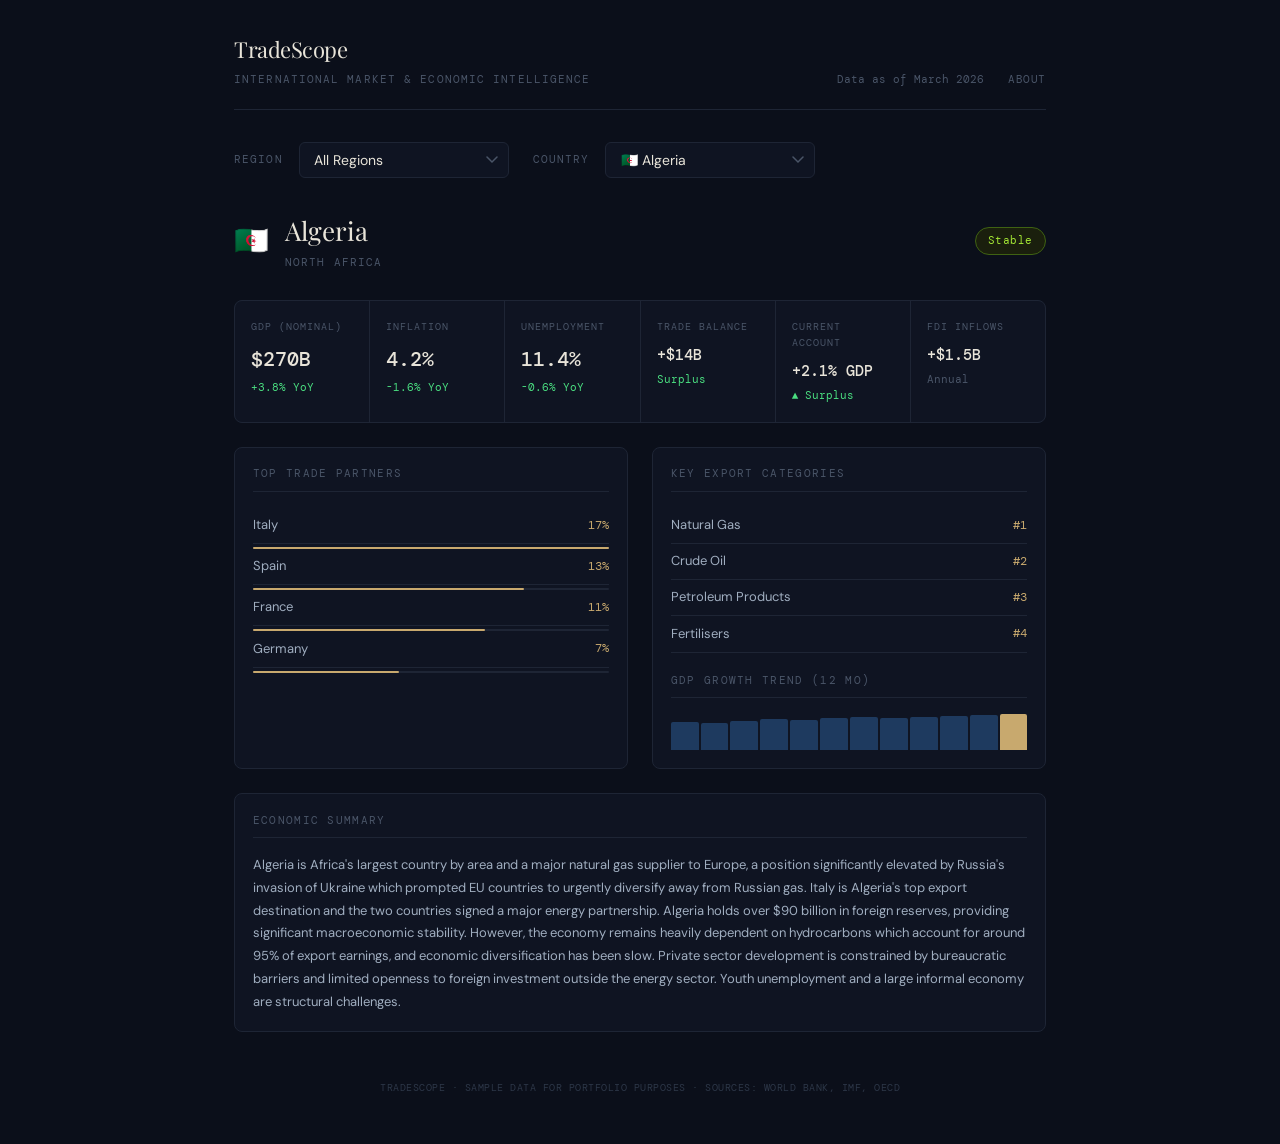
<file: index.html>
<!DOCTYPE html>
<html lang="en">
<head>
  <meta charset="UTF-8" />
  <meta name="viewport" content="width=device-width, initial-scale=1.0" />
  <title>TradeScope — International Market Intelligence</title>
  <meta name="description" content="International trade analytics and economic indicator summaries for major economies." />
  <link rel="stylesheet" href="css/style.css" />
  <link rel="preconnect" href="https://fonts.googleapis.com" />
  <link href="https://fonts.googleapis.com/css2?family=DM+Mono:wght@400;500&family=Playfair+Display:wght@700&family=DM+Sans:wght@300;400;500&display=swap" rel="stylesheet" />
</head>
<body>
  <div class="wrap">

    <!-- Header -->
    <header class="header">
      <div>
        <div class="site-title">TradeScope</div>
        <div class="site-subtitle">International Market &amp; Economic Intelligence</div>
      </div>
      <div class="header-right">
        <span class="updated" id="updated-label">Data as of March 2026</span>
        <a class="about-link" href="about.html">About</a>
      </div>
    </header>

    <!-- Selectors -->
    <div class="selector-row">
      <span class="selector-label">Region</span>
      <div class="select-wrap">
        <select id="region-select">
          <option value="all">All Regions</option>
          <option value="North America">North America</option>
          <option value="Central America">Central America</option>
          <option value="South America">South America</option>
          <option value="Western Europe">Western Europe</option>
          <option value="Southern Europe">Southern Europe</option>
          <option value="Northern Europe">Northern Europe</option>
          <option value="Eastern Europe">Eastern Europe</option>
          <option value="East Asia">East Asia</option>
          <option value="Central Asia">Central Asia</option>
          <option value="South Asia">South Asia</option>
          <option value="Southeast Asia">Southeast Asia</option>
          <option value="Middle East">Middle East</option>
          <option value="North Africa">North Africa</option>
          <option value="East Africa">East Africa</option>
          <option value="West Africa">West Africa</option>
          <option value="Sub-Saharan">Sub-Saharan</option>
          <option value="Southern Africa">Southern Africa</option>
          <option value="Oceania">Oceania</option>
          
        </select>
      </div>

      <span class="selector-label" style="margin-left:0.5rem">Country</span>
      <div class="select-wrap">
        <select id="country-select">
          <!-- Populated dynamically by app.js -->
        </select>
      </div>
    </div>

    <!-- Country Display -->
    <main id="country-display"></main>

    <!-- Footer -->
    <footer class="footer">
      TradeScope &middot; Sample data for portfolio purposes &middot; Sources: World Bank, IMF, OECD
    </footer>

  </div>

  <script src="js/data.js"></script>
  <script src="js/app.js"></script>
</body>
</html>
</file>
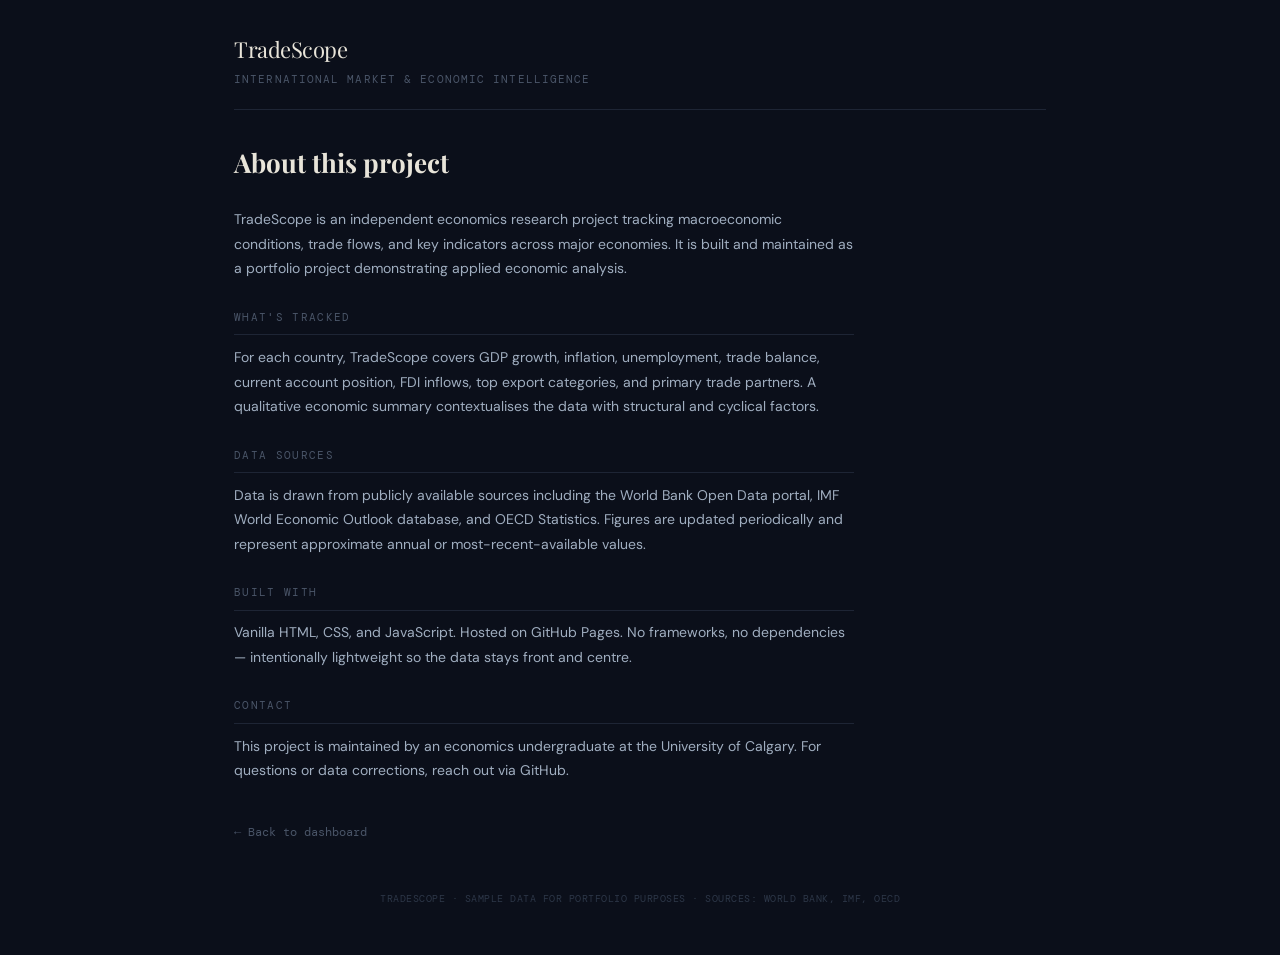
<file: about.html>
<!DOCTYPE html>
<html lang="en">
<head>
  <meta charset="UTF-8" />
  <meta name="viewport" content="width=device-width, initial-scale=1.0" />
  <title>About — TradeScope</title>
  <link rel="stylesheet" href="css/style.css" />
  <link rel="preconnect" href="https://fonts.googleapis.com" />
  <link href="https://fonts.googleapis.com/css2?family=DM+Mono:wght@400;500&family=Playfair+Display:wght@700&family=DM+Sans:wght@300;400;500&display=swap" rel="stylesheet" />
</head>
<body>
  <div class="wrap">

    <header class="header">
      <div>
        <a href="index.html" style="text-decoration:none">
          <div class="site-title">TradeScope</div>
          <div class="site-subtitle">International Market &amp; Economic Intelligence</div>
        </a>
      </div>
    </header>

    <main class="about-content">
      <h1 class="about-heading">About this project</h1>

      <p class="about-text">
        TradeScope is an independent economics research project tracking macroeconomic conditions, trade flows, and key indicators across major economies. It is built and maintained as a portfolio project demonstrating applied economic analysis.
      </p>

      <div class="about-section-title">What's tracked</div>
      <p class="about-text">
        For each country, TradeScope covers GDP growth, inflation, unemployment, trade balance, current account position, FDI inflows, top export categories, and primary trade partners. A qualitative economic summary contextualises the data with structural and cyclical factors.
      </p>

      <div class="about-section-title">Data sources</div>
      <p class="about-text">
        Data is drawn from publicly available sources including the World Bank Open Data portal, IMF World Economic Outlook database, and OECD Statistics. Figures are updated periodically and represent approximate annual or most-recent-available values.
      </p>

      <div class="about-section-title">Built with</div>
      <p class="about-text">
        Vanilla HTML, CSS, and JavaScript. Hosted on GitHub Pages. No frameworks, no dependencies — intentionally lightweight so the data stays front and centre.
      </p>

      <div class="about-section-title">Contact</div>
      <p class="about-text">
        This project is maintained by an economics undergraduate at the University of Calgary. For questions or data corrections, reach out via GitHub.
      </p>

      <a href="index.html" class="back-link">← Back to dashboard</a>
    </main>

    <footer class="footer">
      TradeScope &middot; Sample data for portfolio purposes &middot; Sources: World Bank, IMF, OECD
    </footer>

  </div>
</body>
</html>
</file>
<file: css/style.css>
/* ─── Reset ─────────────────────────────────────────── */
*, *::before, *::after { box-sizing: border-box; margin: 0; padding: 0; }

/* ─── Base ───────────────────────────────────────────── */
:root {
  --bg-base:       #0b0f1a;
  --bg-surface:    #0f1422;
  --bg-hover:      #131929;
  --border:        #1e2535;
  --text-primary:  #e8e4d9;
  --text-muted:    #a0aec0;
  --text-dim:      #4a5568;
  --accent:        #c8a96e;
  --green:         #4ade80;
  --green-bg:      #0d2b1a;
  --green-border:  #166534;
  --red:           #f87171;
  --red-bg:        #2b0d0d;
  --red-border:    #991b1b;
  --amber:         #fb923c;
  --amber-bg:      #2b1d0d;
  --amber-border:  #9a3412;
  --lime:          #a3e635;
  --lime-bg:       #1a1f0d;
  --lime-border:   #3f6212;
  --radius-sm:     6px;
  --radius-md:     8px;
}

html { font-size: 16px; }

body {
  font-family: 'DM Sans', sans-serif;
  background: var(--bg-base);
  color: var(--text-primary);
  min-height: 100vh;
  line-height: 1.6;
}

/* ─── Layout ─────────────────────────────────────────── */
.wrap {
  max-width: 860px;
  margin: 0 auto;
  padding: 2rem 1.5rem 3rem;
}

/* ─── Header ─────────────────────────────────────────── */
.header {
  border-bottom: 1px solid var(--border);
  padding-bottom: 1.25rem;
  margin-bottom: 2rem;
  display: flex;
  align-items: flex-end;
  justify-content: space-between;
  flex-wrap: wrap;
  gap: 1rem;
}

.site-title {
  font-family: 'Playfair Display', serif;
  font-size: 22px;
  color: var(--text-primary);
  letter-spacing: -0.5px;
}

.site-subtitle {
  font-family: 'DM Mono', monospace;
  font-size: 11px;
  color: var(--text-dim);
  letter-spacing: 0.1em;
  text-transform: uppercase;
  margin-top: 4px;
}

.header-right {
  display: flex;
  align-items: center;
  gap: 1.5rem;
}

.updated {
  font-family: 'DM Mono', monospace;
  font-size: 11px;
  color: var(--text-dim);
}

.about-link {
  font-family: 'DM Mono', monospace;
  font-size: 11px;
  color: var(--text-dim);
  text-decoration: none;
  letter-spacing: 0.05em;
  text-transform: uppercase;
  transition: color 0.15s;
}
.about-link:hover { color: var(--accent); }

/* ─── Selector ───────────────────────────────────────── */
.selector-row {
  display: flex;
  align-items: center;
  gap: 1rem;
  margin-bottom: 2rem;
  flex-wrap: wrap;
}

.selector-label {
  font-family: 'DM Mono', monospace;
  font-size: 11px;
  color: var(--text-dim);
  text-transform: uppercase;
  letter-spacing: 0.1em;
}

.select-wrap { position: relative; }

select {
  background: var(--bg-surface);
  border: 1px solid var(--border);
  color: var(--text-primary);
  font-family: 'DM Sans', sans-serif;
  font-size: 14px;
  padding: 0.5rem 2.5rem 0.5rem 0.9rem;
  border-radius: var(--radius-sm);
  appearance: none;
  cursor: pointer;
  background-image: url("data:image/svg+xml,%3Csvg xmlns='http://www.w3.org/2000/svg' width='12' height='8' viewBox='0 0 12 8'%3E%3Cpath d='M1 1l5 5 5-5' stroke='%234a5568' stroke-width='1.5' fill='none' stroke-linecap='round'/%3E%3C/svg%3E");
  background-repeat: no-repeat;
  background-position: right 10px center;
  min-width: 210px;
  transition: border-color 0.2s;
}
select:focus { outline: none; border-color: var(--accent); }
select option { background: var(--bg-surface); }

/* ─── Country Header ─────────────────────────────────── */
.country-header {
  display: flex;
  align-items: center;
  gap: 1rem;
  margin-bottom: 1.75rem;
  flex-wrap: wrap;
}

.flag { font-size: 28px; line-height: 1; }

.country-name {
  font-family: 'Playfair Display', serif;
  font-size: 26px;
  color: var(--text-primary);
}

.country-region {
  font-family: 'DM Mono', monospace;
  font-size: 11px;
  color: var(--text-dim);
  text-transform: uppercase;
  letter-spacing: 0.1em;
  margin-top: 3px;
}

.status-badge {
  margin-left: auto;
  font-family: 'DM Mono', monospace;
  font-size: 11px;
  padding: 4px 12px;
  border-radius: 20px;
  letter-spacing: 0.05em;
}
.status-expanding   { background: var(--green-bg);  color: var(--green);  border: 1px solid var(--green-border); }
.status-contracting { background: var(--red-bg);    color: var(--red);    border: 1px solid var(--red-border); }
.status-mixed       { background: var(--amber-bg);  color: var(--amber);  border: 1px solid var(--amber-border); }
.status-stable      { background: var(--lime-bg);   color: var(--lime);   border: 1px solid var(--lime-border); }

/* ─── Metrics Grid ───────────────────────────────────── */
.metrics-grid {
  display: grid;
  grid-template-columns: repeat(auto-fit, minmax(130px, 1fr));
  gap: 1px;
  background: var(--border);
  border: 1px solid var(--border);
  border-radius: var(--radius-md);
  overflow: hidden;
  margin-bottom: 1.5rem;
}

.metric-card {
  background: var(--bg-surface);
  padding: 1.1rem 1rem;
  transition: background 0.15s;
}
.metric-card:hover { background: var(--bg-hover); }

.metric-label {
  font-family: 'DM Mono', monospace;
  font-size: 10px;
  color: var(--text-dim);
  text-transform: uppercase;
  letter-spacing: 0.1em;
  margin-bottom: 8px;
}

.metric-value {
  font-family: 'DM Mono', monospace;
  font-size: 20px;
  font-weight: 500;
  color: var(--text-primary);
  margin-bottom: 4px;
}

.metric-value.small { font-size: 15px; }

.metric-delta {
  font-family: 'DM Mono', monospace;
  font-size: 11px;
}
.delta-pos { color: var(--green); }
.delta-neg { color: var(--red); }
.delta-neu { color: var(--text-dim); }

/* ─── Two-Column Layout ──────────────────────────────── */
.two-col {
  display: grid;
  grid-template-columns: 1fr 1fr;
  gap: 1.5rem;
  margin-bottom: 1.5rem;
}

@media (max-width: 560px) {
  .two-col { grid-template-columns: 1fr; }
  .status-badge { margin-left: 0; }
}

/* ─── Info Blocks ────────────────────────────────────── */
.info-block {
  background: var(--bg-surface);
  border: 1px solid var(--border);
  border-radius: var(--radius-md);
  padding: 1.1rem;
}

.section-title {
  font-family: 'DM Mono', monospace;
  font-size: 11px;
  color: var(--text-dim);
  text-transform: uppercase;
  letter-spacing: 0.12em;
  margin-bottom: 1rem;
  padding-bottom: 0.5rem;
  border-bottom: 1px solid var(--border);
}

.section-title.spaced { margin-top: 1.2rem; }

/* ─── Trade Rows ─────────────────────────────────────── */
.trade-row {
  display: flex;
  justify-content: space-between;
  align-items: center;
  padding: 0.45rem 0;
  border-bottom: 1px solid var(--border);
  font-size: 13px;
}
.trade-row:last-of-type { border-bottom: none; }

.trade-partner { color: var(--text-muted); }

.trade-share {
  font-family: 'DM Mono', monospace;
  font-size: 12px;
  color: var(--accent);
}

.bar-wrap { margin-top: 3px; height: 2px; background: var(--border); border-radius: 2px; }
.bar-fill { height: 2px; background: var(--accent); border-radius: 2px; transition: width 0.4s ease; }

/* ─── Sparkline ──────────────────────────────────────── */
.spark-row {
  display: flex;
  gap: 2px;
  align-items: flex-end;
  height: 36px;
  margin-top: 10px;
}

.spark-bar {
  flex: 1;
  background: #1e3a5f;
  border-radius: 2px 2px 0 0;
  transition: background 0.2s;
  cursor: default;
}
.spark-bar:hover    { background: var(--accent); }
.spark-bar.highlight { background: var(--accent); }

/* ─── Summary ────────────────────────────────────────── */
.summary-text {
  font-size: 13px;
  color: var(--text-muted);
  line-height: 1.75;
}

/* ─── About Page ─────────────────────────────────────── */
.about-content { max-width: 620px; }

.about-heading {
  font-family: 'Playfair Display', serif;
  font-size: 26px;
  color: var(--text-primary);
  margin-bottom: 1.5rem;
}

.about-section-title {
  font-family: 'DM Mono', monospace;
  font-size: 11px;
  color: var(--text-dim);
  text-transform: uppercase;
  letter-spacing: 0.12em;
  margin: 1.75rem 0 0.6rem;
  padding-bottom: 0.5rem;
  border-bottom: 1px solid var(--border);
}

.about-text {
  font-size: 14px;
  color: var(--text-muted);
  line-height: 1.75;
}

.back-link {
  display: inline-block;
  margin-top: 2.5rem;
  font-family: 'DM Mono', monospace;
  font-size: 12px;
  color: var(--text-dim);
  text-decoration: none;
  transition: color 0.15s;
}
.back-link:hover { color: var(--accent); }

/* ─── Footer ─────────────────────────────────────────── */
.footer {
  font-family: 'DM Mono', monospace;
  font-size: 10px;
  color: #2d3748;
  text-align: center;
  margin-top: 3rem;
  letter-spacing: 0.05em;
  text-transform: uppercase;
}
</file>
